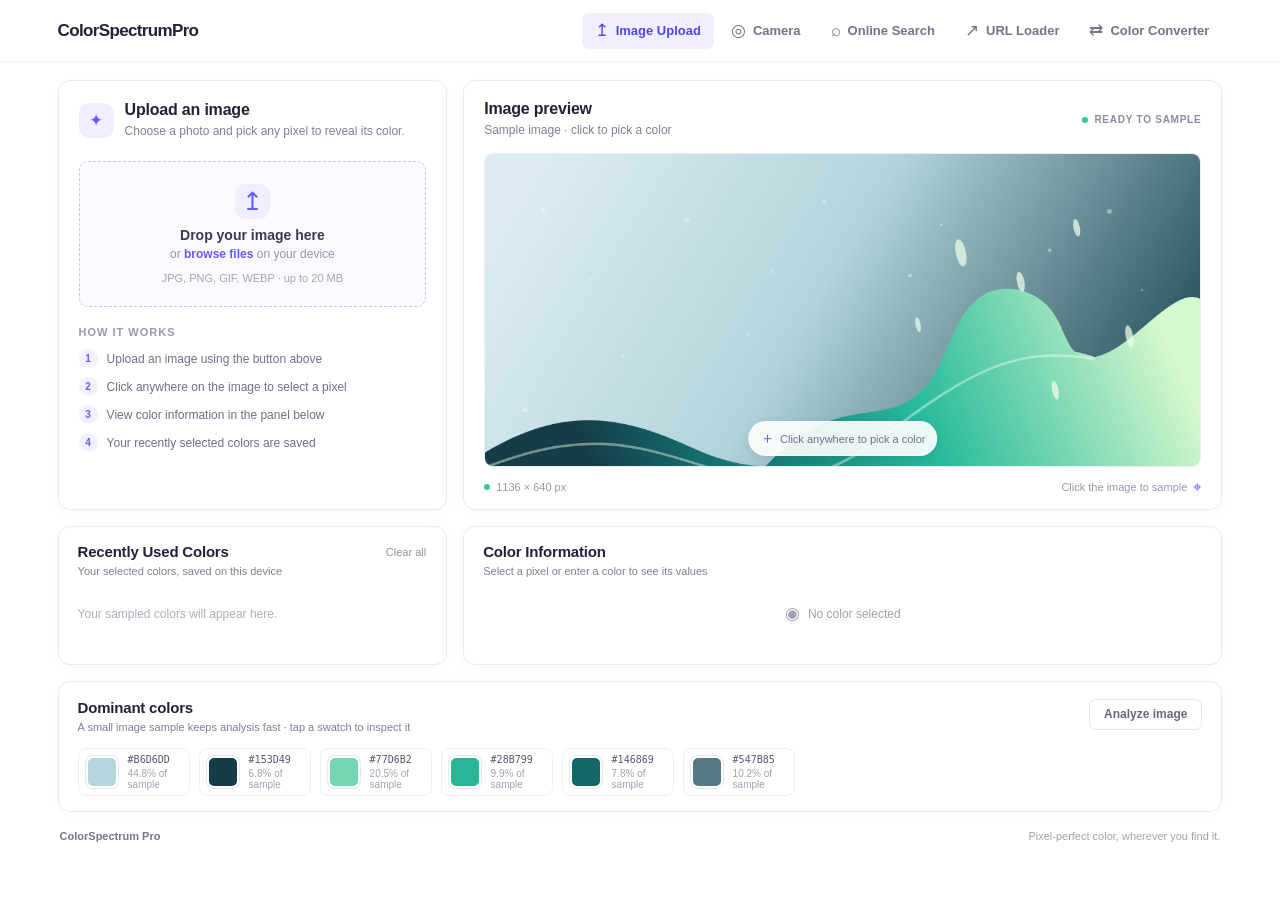
<file: pixel-color-analyzer/index.html>
<!doctype html>
<html lang="en">
<head>
  <meta charset="utf-8">
  <meta name="viewport" content="width=device-width, initial-scale=1">
  <meta name="theme-color" content="#ffffff">
  <title>ColorSpectrum Pro | Pixel Color Analyzer</title>
  <link rel="icon" id="app-favicon" href="data:,">
  <link rel="stylesheet" href="styles.css">
  <script src="app.js" defer></script>
</head>
<body>
  <header class="topbar">
    <a class="brand" href="#" aria-label="ColorSpectrum Pro home">
      <span>ColorSpectrum<span class="brand-pro">Pro</span></span>
    </a>
    <nav class="mode-tabs" aria-label="Color analysis tools" role="tablist">
      <button class="mode-tab is-active" type="button" role="tab" aria-selected="true" data-mode="upload"><span class="tab-icon" aria-hidden="true">↥</span> Image Upload</button>
      <button class="mode-tab" type="button" role="tab" aria-selected="false" data-mode="camera"><span class="tab-icon" aria-hidden="true">◎</span> Camera</button>
      <button class="mode-tab" type="button" role="tab" aria-selected="false" data-mode="search"><span class="tab-icon" aria-hidden="true">⌕</span> Online Search</button>
      <button class="mode-tab" type="button" role="tab" aria-selected="false" data-mode="url"><span class="tab-icon" aria-hidden="true">↗</span> URL Loader</button>
      <button class="mode-tab" type="button" role="tab" aria-selected="false" data-mode="convert"><span class="tab-icon" aria-hidden="true">⇄</span> Color Converter</button>
    </nav>
  </header>

  <main class="app-shell">
    <div class="workspace-grid">
      <section class="tool-card" aria-live="polite">
        <div class="tool-heading">
          <div class="heading-icon" aria-hidden="true">✦</div>
          <div>
            <h2 id="tool-title">Upload an image</h2>
            <p id="tool-subtitle">Choose a photo and pick any pixel to reveal its color.</p>
          </div>
        </div>

        <div class="tool-panel is-visible" data-panel="upload">
          <label class="dropzone" id="dropzone" for="image-file">
            <input id="image-file" type="file" accept="image/*">
            <span class="upload-icon" aria-hidden="true">↥</span>
            <strong>Drop your image here</strong>
            <span class="dropzone-hint">or <span>browse files</span> on your device</span>
            <span class="file-types">JPG, PNG, GIF, WEBP · up to 20 MB</span>
          </label>
          <div class="howto">
            <h3>HOW IT WORKS</h3>
            <ol>
              <li><span>1</span>Upload an image using the button above</li>
              <li><span>2</span>Click anywhere on the image to select a pixel</li>
              <li><span>3</span>View color information in the panel below</li>
              <li><span>4</span>Your recently selected colors are saved</li>
            </ol>
          </div>
        </div>

        <div class="tool-panel" data-panel="camera" hidden>
          <div class="camera-info">
            <span class="large-tool-icon" aria-hidden="true">◎</span>
            <h3>See a color? Capture it.</h3>
            <p>Start your camera, point it at something colorful, then click the preview to sample a pixel.</p>
            <div class="button-row">
              <button class="button button-primary" id="start-camera" type="button"><span aria-hidden="true">◎</span> Start camera</button>
              <button class="button button-secondary" id="capture-camera" type="button" disabled>Capture image</button>
            </div>
            <p class="small-note">Camera access requires your permission and a secure connection (HTTPS or localhost).</p>
          </div>
        </div>

        <div class="tool-panel" data-panel="search" hidden>
          <label class="field-label" for="photo-search">SEARCH PHOTOS</label>
          <div class="search-field">
            <span aria-hidden="true">⌕</span>
            <input id="photo-search" type="search" placeholder="Search thousands of free photos…" autocomplete="off">
          </div>
          <p class="small-note">Search Wikimedia Commons for free-use images. Open a photo source for its license details.</p>
          <p class="search-status" id="search-status" role="status">Enter at least two characters to search.</p>
          <div class="search-results" id="search-results" aria-live="polite"></div>
          <button class="button button-secondary load-more-photos" id="load-more-photos" type="button" hidden>Load more photos</button>
        </div>

        <div class="tool-panel" data-panel="url" hidden>
          <label class="field-label" for="image-url">IMAGE ADDRESS</label>
          <div class="url-field">
            <input id="image-url" type="url" placeholder="https://example.com/photo.jpg" autocomplete="url">
            <button class="button button-primary" id="load-url" type="button">Load image</button>
          </div>
          <div class="url-tip"><span aria-hidden="true">ⓘ</span><p>Paste a direct link to an image. The image host must allow browser access (CORS) for pixel sampling to work.</p></div>
          <p class="small-note" id="url-error" role="status"></p>
        </div>

        <div class="tool-panel" data-panel="convert" hidden>
          <label class="field-label" for="color-input">ENTER A COLOR</label>
          <div class="converter-inputs">
            <input id="color-picker" type="color" value="#39c6a4" aria-label="Choose a color">
            <input id="color-input" type="text" value="#39C6A4" spellcheck="false" aria-describedby="converter-error">
            <button class="button button-primary" id="convert-color" type="button">Convert</button>
          </div>
          <p class="small-note">Enter HEX, RGB, or HSL — for example <code>#39C6A4</code>, <code>rgb(57, 198, 164)</code>, or <code>hsl(162, 56%, 50%)</code>.</p>
          <p class="form-error" id="converter-error" role="status"></p>
          <div class="format-list" id="format-list"></div>
        </div>
      </section>

      <section class="preview-card">
        <div class="preview-heading">
          <div>
            <h2 id="preview-title">Image preview</h2>
            <p id="image-name">Sample image · click to pick a color</p>
          </div>
          <span class="image-status"><span></span> READY TO SAMPLE</span>
        </div>
        <div class="preview-stage" id="preview-stage">
          <canvas id="image-canvas" role="img" aria-label="Image preview. Click or tap to sample a pixel color."></canvas>
          <video id="camera-video" autoplay playsinline muted hidden aria-label="Camera preview. Click to sample a pixel color."></video>
          <div class="color-preview" id="color-preview" hidden>
            <div class="color-preview-swatch" id="color-preview-swatch"></div>
            <span id="color-preview-hex">Enter a color to preview it</span>
          </div>
          <div class="empty-preview" id="empty-preview" hidden>
            <span aria-hidden="true">▧</span>
            <p>Your selected image will appear here</p>
          </div>
          <div class="pick-hint" id="pick-hint"><span aria-hidden="true">＋</span> Click anywhere to pick a color</div>
          <div class="magnifier" id="magnifier" hidden>
            <div class="magnifier-color" id="magnifier-color"></div>
            <span id="magnifier-hex">#000000</span>
          </div>
          <div class="preview-overlay" id="preview-overlay" hidden>
            <span class="loader"></span>
            <p>Loading image…</p>
          </div>
        </div>
        <div class="preview-footer">
          <span><span class="footer-dot"></span> <span id="image-dimensions">640 × 400 px</span></span>
          <span>Click the image to sample <span class="crosshair" aria-hidden="true">⌖</span></span>
        </div>
      </section>

      <section class="recent-card">
        <div class="section-heading">
          <div><h2>Recently Used Colors</h2><p>Your selected colors, saved on this device</p></div>
          <button class="text-button" id="clear-colors" type="button">Clear all</button>
        </div>
        <div class="recent-colors" id="recent-colors">
          <p class="empty-colors">Your sampled colors will appear here.</p>
        </div>
      </section>

      <section class="color-card">
        <div class="section-heading">
          <div><h2>Color Information</h2><p id="color-prompt">Select a pixel or enter a color to see its values</p></div>
        </div>
        <div class="color-info-empty" id="color-info-empty">
          <span aria-hidden="true">◉</span> No color selected
        </div>
        <div class="color-info" id="color-info" hidden>
          <div class="selected-swatch" id="selected-swatch"></div>
          <div class="color-values">
            <div class="color-value"><span>HEX</span><strong id="hex-value">#000000</strong><button type="button" class="copy-button" data-copy="hex" aria-label="Copy HEX value">▢</button></div>
            <div class="color-value"><span>RGB</span><strong id="rgb-value">0, 0, 0</strong><button type="button" class="copy-button" data-copy="rgb" aria-label="Copy RGB value">▢</button></div>
            <div class="color-value"><span>HSL</span><strong id="hsl-value">0°, 0%, 0%</strong><button type="button" class="copy-button" data-copy="hsl" aria-label="Copy HSL value">▢</button></div>
          </div>
          <span class="copied-message" id="copied-message" role="status" aria-live="polite"></span>
        </div>
      </section>
    </div>

    <section class="dominant-card" aria-labelledby="dominant-title">
      <div class="section-heading dominant-heading">
        <div><h2 id="dominant-title">Dominant colors</h2><p>A small image sample keeps analysis fast · tap a swatch to inspect it</p></div>
        <button class="button button-secondary" id="analyze-colors" type="button">Analyze image</button>
      </div>
      <div class="dominant-colors" id="dominant-colors" aria-live="polite">
        <p class="empty-colors">Load an image to discover its most common colors.</p>
      </div>
    </section>

    <footer class="app-footer"><span>ColorSpectrum Pro</span><span>Pixel-perfect color, wherever you find it.</span></footer>
  </main>
  <div class="toast" id="toast" role="status" aria-live="polite"></div>
</body>
</html>
</file>
<file: pixel-color-analyzer/styles.css>
:root {
  color-scheme: light;
  --ink: #202239;
  --muted: #7d8097;
  --line: #e9eaf1;
  --surface: #fff;
  --page: #fff;
  --purple: #635bff;
  --purple-dark: #5148eb;
  --mint: #36c7a3;
  font-family: Inter, "Segoe UI", sans-serif;
  font-synthesis: none;
}

* { box-sizing: border-box; }
[hidden] { display: none !important; }
html { scroll-behavior: smooth; }

body {
  min-width: 320px;
  min-height: 100vh;
  margin: 0;
  background: var(--page);
  color: var(--ink);
}

button, input { font: inherit; }
button { color: inherit; }

.topbar {
  position: sticky;
  z-index: 20;
  top: 0;
  min-height: 62px;
  padding: 0 clamp(20px, 4.5vw, 60px);
  display: flex;
  align-items: center;
  gap: 32px;
  background: #fff;
  border-bottom: 1px solid #ededf3;
}

.brand {
  display: inline-flex;
  flex: 0 0 auto;
  align-items: center;
  color: var(--ink);
  font-family: Manrope, sans-serif;
  font-size: 17px;
  font-weight: 800;
  letter-spacing: -.65px;
  text-decoration: none;
}

.brand-pro { color: inherit; }

.app-shell { width: calc(100% - clamp(48px, 9vw, 128px)); margin: 0 auto; padding-top: 18px; }
.mode-tabs { display: flex; flex: 1; align-items: center; justify-content: flex-end; gap: 4px; overflow-x: auto; }
.mode-tab { position: relative; display: inline-flex; min-height: 36px; flex: 0 0 auto; align-items: center; justify-content: center; gap: 7px; padding: 0 13px; border: 0; border-radius: 7px; background: transparent; color: #71758b; cursor: pointer; font-size: 13px; font-weight: 600; transition: color .18s, background .18s; white-space: nowrap; }
.mode-tab:hover { background: #f7f6ff; color: var(--purple); }
.mode-tab.is-active { background: #f0efff; color: #5148eb; }
.tab-icon { font-size: 17px; line-height: 1; }

.workspace-grid { display: grid; grid-template-columns: minmax(290px, .78fr) minmax(0, 1.52fr); grid-template-areas: "tool preview" "recent color"; align-items: stretch; gap: 16px; }
.tool-card, .preview-card, .recent-card, .color-card { min-width: 0; border: 1px solid var(--line); border-radius: 12px; background: var(--surface); box-shadow: 0 3px 14px rgba(31, 35, 77, .025); }
.tool-card { grid-area: tool; min-height: 335px; padding: 20px 20px 18px; }
.tool-heading { display: flex; align-items: center; gap: 11px; margin-bottom: 21px; }
.heading-icon { display: grid; width: 35px; height: 35px; flex: 0 0 35px; place-items: center; border-radius: 10px; background: #f0efff; color: var(--purple); font-size: 17px; }
.tool-heading h2, .preview-heading h2, .section-heading h2 { margin: 0 0 3px; font-family: Manrope, sans-serif; font-size: 16px; font-weight: 800; letter-spacing: -.2px; }
.tool-heading p, .preview-heading p, .section-heading p { margin: 0; color: var(--muted); font-size: 12px; line-height: 1.5; }
.dropzone { position: relative; display: flex; min-height: 146px; flex-direction: column; align-items: center; justify-content: center; padding: 17px; border: 1px dashed #c8c6df; border-radius: 9px; background: #fafaff; cursor: pointer; text-align: center; transition: border .16s, background .16s; }
.dropzone:hover, .dropzone.is-dragging { border-color: var(--purple); background: #f4f2ff; }
.dropzone input { position: absolute; width: 1px; height: 1px; overflow: hidden; clip: rect(0, 0, 0, 0); }
.upload-icon { display: grid; width: 35px; height: 35px; place-items: center; margin-bottom: 8px; border-radius: 10px; background: #efeeff; color: var(--purple); }
.upload-icon { font-size: 25px; line-height: 1; }
.dropzone strong { color: #383a53; font-size: 14px; }
.dropzone-hint { margin-top: 4px; color: #9294a6; font-size: 12px; }
.dropzone-hint span { color: var(--purple); font-weight: 700; }
.file-types { margin-top: 11px; color: #a3a5b5; font-size: 11px; }
.howto { margin-top: 19px; }
.howto h3, .field-label { margin: 0 0 11px; color: #9799ac; font-size: 11px; font-weight: 700; letter-spacing: 1px; }
.howto ol { display: grid; gap: 9px; margin: 0; padding: 0; list-style: none; }
.howto li { display: flex; align-items: center; gap: 9px; color: #6d7187; font-size: 12px; }
.howto li span { display: grid; width: 19px; height: 19px; place-items: center; border-radius: 50%; background: #f2f1ff; color: var(--purple); font-size: 10px; font-weight: 700; }

.preview-card { grid-area: preview; padding: 19px 20px 13px; }
.preview-heading { display: flex; align-items: center; justify-content: space-between; gap: 14px; padding-bottom: 14px; }
.image-status { display: inline-flex; align-items: center; gap: 6px; color: #8a8da1; font-size: 10px; font-weight: 700; letter-spacing: .75px; white-space: nowrap; }
.image-status span, .footer-dot { width: 6px; height: 6px; border-radius: 50%; background: var(--mint); }
.preview-stage { position: relative; display: grid; min-height: 250px; height: clamp(250px, 28vw, 314px); place-items: center; overflow: hidden; border: 1px solid #edf0f2; border-radius: 9px; background: #f5f7f8; }
#image-canvas, #camera-video { display: block; max-width: 100%; max-height: 100%; object-fit: contain; cursor: crosshair; touch-action: manipulation; }
#camera-video { width: 100%; height: 100%; }
.empty-preview { display: grid; justify-items: center; color: #a1a4b4; font-size: 14px; }
.empty-preview span { margin-bottom: 8px; font-size: 29px; }
.empty-preview p { margin: 0; }
.color-preview { display: flex; width: 100%; height: 100%; flex-direction: column; align-items: center; justify-content: center; gap: 11px; background: #f7f8fc; color: #7d8097; font-family: "SFMono-Regular", Consolas, monospace; font-size: 13px; }
.color-preview-swatch { width: 88px; height: 88px; border: 4px solid white; border-radius: 21px; background: #39c6a4; box-shadow: 0 3px 14px rgba(31,35,77,.12), 0 0 0 1px rgba(31,35,77,.07); }
.pick-hint { position: absolute; bottom: 10px; left: 50%; display: flex; align-items: center; gap: 5px; padding: 7px 11px; transform: translateX(-50%); border: 1px solid rgba(255,255,255,.76); border-radius: 20px; background: rgba(255,255,255,.91); box-shadow: 0 2px 8px rgba(31,35,77,.08); color: #6f7185; font-size: 11px; white-space: nowrap; pointer-events: none; }
.pick-hint span { color: var(--purple); font-size: 15px; }
.preview-footer { display: flex; justify-content: space-between; gap: 12px; padding-top: 11px; color: #9699aa; font-size: 11px; }
.preview-footer > span:first-child { display: inline-flex; align-items: center; gap: 6px; }
.crosshair { margin-left: 3px; color: var(--purple); font-size: 15px; vertical-align: -1px; }
.preview-overlay { position: absolute; inset: 0; display: grid; align-content: center; justify-items: center; gap: 10px; background: rgba(255,255,255,.85); color: #696d83; font-size: 13px; }
.preview-overlay p { margin: 0; }
.loader { width: 24px; height: 24px; border: 2px solid #e2e0ff; border-top-color: var(--purple); border-radius: 50%; animation: spin .8s linear infinite; }
@keyframes spin { to { transform: rotate(360deg); } }
.magnifier { position: absolute; top: 12px; left: 12px; display: flex; align-items: center; gap: 7px; padding: 5px 8px 5px 5px; border: 1px solid rgba(255,255,255,.8); border-radius: 7px; background: rgba(255,255,255,.94); box-shadow: 0 2px 8px rgba(31,35,77,.1); color: #45475c; font-family: monospace; font-size: 12px; pointer-events: none; }
.magnifier-color { width: 17px; height: 17px; border: 1px solid rgba(0,0,0,.08); border-radius: 4px; }

.tool-panel { min-height: 245px; }
.tool-panel[hidden] { display: none; }
.camera-info { display: flex; min-height: 238px; flex-direction: column; align-items: flex-start; justify-content: center; }
.large-tool-icon { display: grid; width: 41px; height: 41px; place-items: center; margin-bottom: 13px; border-radius: 11px; background: #f0efff; color: var(--purple); font-size: 23px; }
.camera-info h3 { margin: 0 0 7px; font-family: Manrope, sans-serif; font-size: 16px; }
.camera-info > p { margin-bottom: 17px; color: var(--muted); font-size: 12px; line-height: 1.6; }
.button-row { display: flex; flex-wrap: wrap; gap: 8px; }
.button { min-height: 38px; padding: 0 14px; border: 1px solid transparent; border-radius: 7px; cursor: pointer; font-size: 12px; font-weight: 700; transition: background .15s, transform .15s; }
.button:active { transform: translateY(1px); }
.button-primary { background: var(--purple); color: #fff; }
.button-primary:hover { background: var(--purple-dark); }
.button-secondary { border-color: #e5e5ef; background: #fff; color: #656980; }
.button-secondary:hover:not(:disabled) { background: #f7f7fb; }
.button:disabled { cursor: not-allowed; opacity: .48; }
.camera-info .small-note { margin: 14px 0 0; font-size: 11px; }

.field-label { display: block; margin: 5px 0 9px; }
.search-field, .url-field, .converter-inputs { display: flex; align-items: center; gap: 8px; }
.search-field { height: 38px; padding: 0 10px; border: 1px solid #e7e7f0; border-radius: 7px; color: #9b9daf; }
.search-field:focus-within, .url-field input:focus, .converter-inputs input[type="text"]:focus { outline: 2px solid rgba(99,91,255,.17); border-color: #aaa5ff; }
.search-field span { font-size: 17px; }
.search-field input, .url-field input, .converter-inputs input[type="text"] { min-width: 0; width: 100%; border: 0; outline: 0; background: transparent; color: var(--ink); font-size: 12px; }
.search-field input::placeholder, .url-field input::placeholder { color: #b0b2c0; }
.small-note { margin: 9px 0 13px; color: #999cad; font-size: 11px; line-height: 1.55; }
.search-status { min-height: 18px; margin: 8px 0; color: #878b9e; font-size: 11px; line-height: 1.4; }
.search-results { display: grid; max-height: 235px; grid-template-columns: repeat(3, minmax(0, 1fr)); gap: 8px; overflow-y: auto; padding: 2px 2px 2px 0; }
.photo-tile { min-width: 0; }
.photo-result { position: relative; display: block; width: 100%; height: 68px; overflow: hidden; padding: 0; border: 1px solid #e9eaf0; border-radius: 6px; background: #f0f0f4; cursor: pointer; }
.photo-result img { width: 100%; height: 100%; object-fit: cover; transition: transform .2s; }
.photo-result:hover img { transform: scale(1.05); }
.photo-result span { position: absolute; right: 0; bottom: 0; left: 0; padding: 9px 5px 4px; background: linear-gradient(transparent, rgba(15,17,30,.72)); color: #fff; font-size: 10px; text-align: left; }
.photo-credit { display: block; overflow: hidden; margin-top: 4px; color: #777b90; font-size: 10px; text-overflow: ellipsis; white-space: nowrap; }
.photo-credit:hover { color: var(--purple); }
.no-results { grid-column: 1 / -1; padding: 16px 5px; color: #9699aa; font-size: 12px; text-align: center; }
.load-more-photos { width: 100%; margin-top: 8px; }

.url-field { align-items: stretch; }
.url-field input { height: 36px; padding: 0 10px; border: 1px solid #e7e7f0; border-radius: 7px; }
.url-field .button { flex: 0 0 auto; }
.url-tip { display: flex; gap: 9px; margin-top: 18px; padding: 11px; border-radius: 7px; background: #f7f6ff; color: var(--purple); }
.url-tip span { font-size: 13px; }
.url-tip p { margin: 0; color: #777990; font-size: 11px; line-height: 1.55; }
#url-error, .form-error { color: #c14a55; }
#url-error:empty, .form-error:empty { display: none; }

.converter-inputs { align-items: stretch; }
.converter-inputs input[type="color"] { width: 38px; height: 36px; flex: 0 0 38px; padding: 3px; border: 1px solid #e7e7f0; border-radius: 7px; background: #fff; cursor: pointer; }
.converter-inputs input[type="text"] { height: 36px; padding: 0 9px; border: 1px solid #e7e7f0; border-radius: 7px; }
.converter-inputs .button { flex: 0 0 auto; }
.format-list { display: grid; gap: 6px; margin-top: 13px; }
.format-row { display: flex; align-items: center; justify-content: space-between; gap: 9px; padding: 9px 10px; border: 1px solid #eeeef4; border-radius: 7px; background: #fdfdff; }
.format-row span { color: #9699aa; font-size: 10px; font-weight: 700; letter-spacing: .6px; }
.format-row strong { margin-left: auto; color: #45475e; font-family: "SFMono-Regular", Consolas, monospace; font-size: 11px; font-weight: 500; }
.format-row button { padding: 2px 4px; border: 0; background: none; color: var(--purple); cursor: pointer; font-size: 11px; }
code { color: #6861d4; font-size: .95em; }

.dominant-card { margin-top: 16px; padding: 17px 19px 15px; border: 1px solid var(--line); border-radius: 12px; background: var(--surface); box-shadow: 0 3px 14px rgba(31, 35, 77, .025); }
.dominant-heading { align-items: center; }
.dominant-heading .button { min-height: 31px; }
.dominant-colors { display: flex; min-height: 61px; flex-wrap: wrap; align-items: center; gap: 9px; padding-top: 12px; }
.dominant-swatch { display: grid; width: 112px; grid-template-columns: 34px 1fr; align-items: center; gap: 8px; padding: 5px 7px; border: 1px solid #eeeef4; border-radius: 8px; background: #fff; cursor: pointer; text-align: left; transition: border .15s, transform .15s; }
.dominant-swatch:hover { transform: translateY(-1px); border-color: #cac7ff; }
.dominant-swatch-color { width: 32px; height: 32px; border: 2px solid #fff; border-radius: 7px; box-shadow: 0 0 0 1px #e7e8ee; }
.dominant-swatch-label { display: grid; gap: 3px; min-width: 0; }
.dominant-swatch-label strong { color: #55586d; font-family: "SFMono-Regular", Consolas, monospace; font-size: 10px; font-weight: 500; }
.dominant-swatch-label span { color: #a0a2b1; font-size: 10px; }
.recent-card, .color-card { min-height: 126px; padding: 16px 19px; }
.recent-card { grid-area: recent; }
.color-card { grid-area: color; }
.section-heading { display: flex; align-items: start; justify-content: space-between; gap: 12px; }
.section-heading h2 { font-size: 15px; }
.section-heading p { font-size: 11px; }
.text-button { padding: 3px 1px; border: 0; background: none; color: #8e91a5; cursor: pointer; font-size: 11px; }
.text-button:hover { color: var(--purple); }
.recent-colors { display: flex; min-height: 57px; align-items: center; gap: 9px; overflow-x: auto; padding-top: 11px; }
.empty-colors { margin: 0; color: #aaaebe; font-size: 12px; }
.swatch-button { position: relative; width: 34px; height: 34px; flex: 0 0 34px; padding: 0; border: 2px solid #fff; border-radius: 9px; box-shadow: 0 0 0 1px #e7e8ee; cursor: pointer; }
.swatch-button:hover { transform: translateY(-2px); box-shadow: 0 2px 7px rgba(31,35,77,.18); }
.swatch-button[aria-label]:hover::after { position: absolute; z-index: 1; top: -25px; left: 50%; padding: 4px 6px; transform: translateX(-50%); border-radius: 4px; background: #292b40; color: #fff; content: attr(aria-label); font-size: 10px; white-space: nowrap; }
.color-info-empty { display: flex; min-height: 68px; align-items: center; justify-content: center; gap: 8px; color: #a0a2b1; font-size: 12px; }
.color-info-empty span { font-size: 17px; }
.color-info { display: flex; align-items: center; gap: 12px; padding-top: 11px; }
.selected-swatch { width: 43px; height: 43px; flex: 0 0 43px; border: 3px solid white; border-radius: 10px; box-shadow: 0 0 0 1px #e6e7ee, 0 2px 5px rgba(31,35,77,.08); }
.color-values { display: grid; flex: 1; gap: 5px; min-width: 0; }
.color-value { display: grid; grid-template-columns: 30px minmax(0, 1fr) 19px; align-items: center; gap: 5px; }
.color-value > span { color: #a0a2b1; font-size: 10px; font-weight: 700; }
.color-value strong { overflow: hidden; color: #45475e; font-family: "SFMono-Regular", Consolas, monospace; font-size: 11px; font-weight: 500; text-overflow: ellipsis; white-space: nowrap; }
.copy-button { width: 22px; height: 22px; padding: 0; border: 0; border-radius: 4px; background: #f4f3ff; color: var(--purple); cursor: pointer; font-size: 14px; }
.copy-button:hover { background: #eae8ff; }
.copied-message { position: absolute; color: var(--mint); font-size: 11px; }
.app-footer { display: flex; justify-content: space-between; gap: 12px; padding: 18px 2px 24px; color: #a0a2b1; font-size: 11px; }
.app-footer span:first-child { color: #73768c; font-weight: 700; }
.toast { position: fixed; z-index: 10; right: 22px; bottom: 20px; max-width: min(390px, calc(100vw - 40px)); padding: 11px 15px; transform: translateY(12px); border: 1px solid #e8e8f0; border-radius: 8px; background: #fff; box-shadow: 0 5px 20px rgba(31,35,77,.12); color: #4e5167; font-size: 13px; opacity: 0; pointer-events: none; transition: opacity .2s, transform .2s; }
.toast.is-visible { transform: translateY(0); opacity: 1; }
.toast.is-error { border-color: #f0d4d7; color: #a94751; }

@media (max-width: 780px) {
  .topbar { padding: 8px 20px 6px; flex-wrap: wrap; gap: 4px 16px; }
  .mode-tabs { order: 1; flex: 0 0 100%; justify-content: flex-start; margin: 0 -8px; }
  .app-shell { width: min(100% - 32px, 700px); padding-top: 13px; }
  .workspace-grid { grid-template-columns: 1fr; grid-template-areas: "tool" "preview" "recent" "color"; }
  .tool-card { min-height: unset; }
  .tool-panel { min-height: 205px; }
  .camera-info { min-height: 200px; }
  .dominant-card { padding: 15px 14px; }
  .preview-stage { height: clamp(230px, 54vw, 340px); }
}

@media (max-width: 480px) {
  .topbar { padding-right: 12px; padding-left: 12px; }
  .brand { font-size: 17px; }
  .app-shell { width: calc(100% - 22px); padding-top: 10px; }
  .mode-tabs { gap: 1px; }
  .mode-tab { min-height: 36px; padding: 0 11px; font-size: 12px; }
  .tab-icon { font-size: 16px; }
  .tool-card { padding: 18px 16px; }
  .preview-card { padding: 15px 12px 12px; }
  .preview-stage { min-height: 210px; }
  .image-status { font-size: 9px; letter-spacing: .35px; }
  .preview-footer { font-size: 10px; }
  .recent-card, .color-card { padding: 15px 14px; }
  .app-footer { font-size: 10px; }
  .converter-inputs { flex-wrap: wrap; }
  .converter-inputs input[type="text"] { flex: 1; }
}

@media (prefers-reduced-motion: reduce) {
  *, *::before, *::after { scroll-behavior: auto !important; animation-duration: .01ms !important; transition-duration: .01ms !important; }
}
</file>
